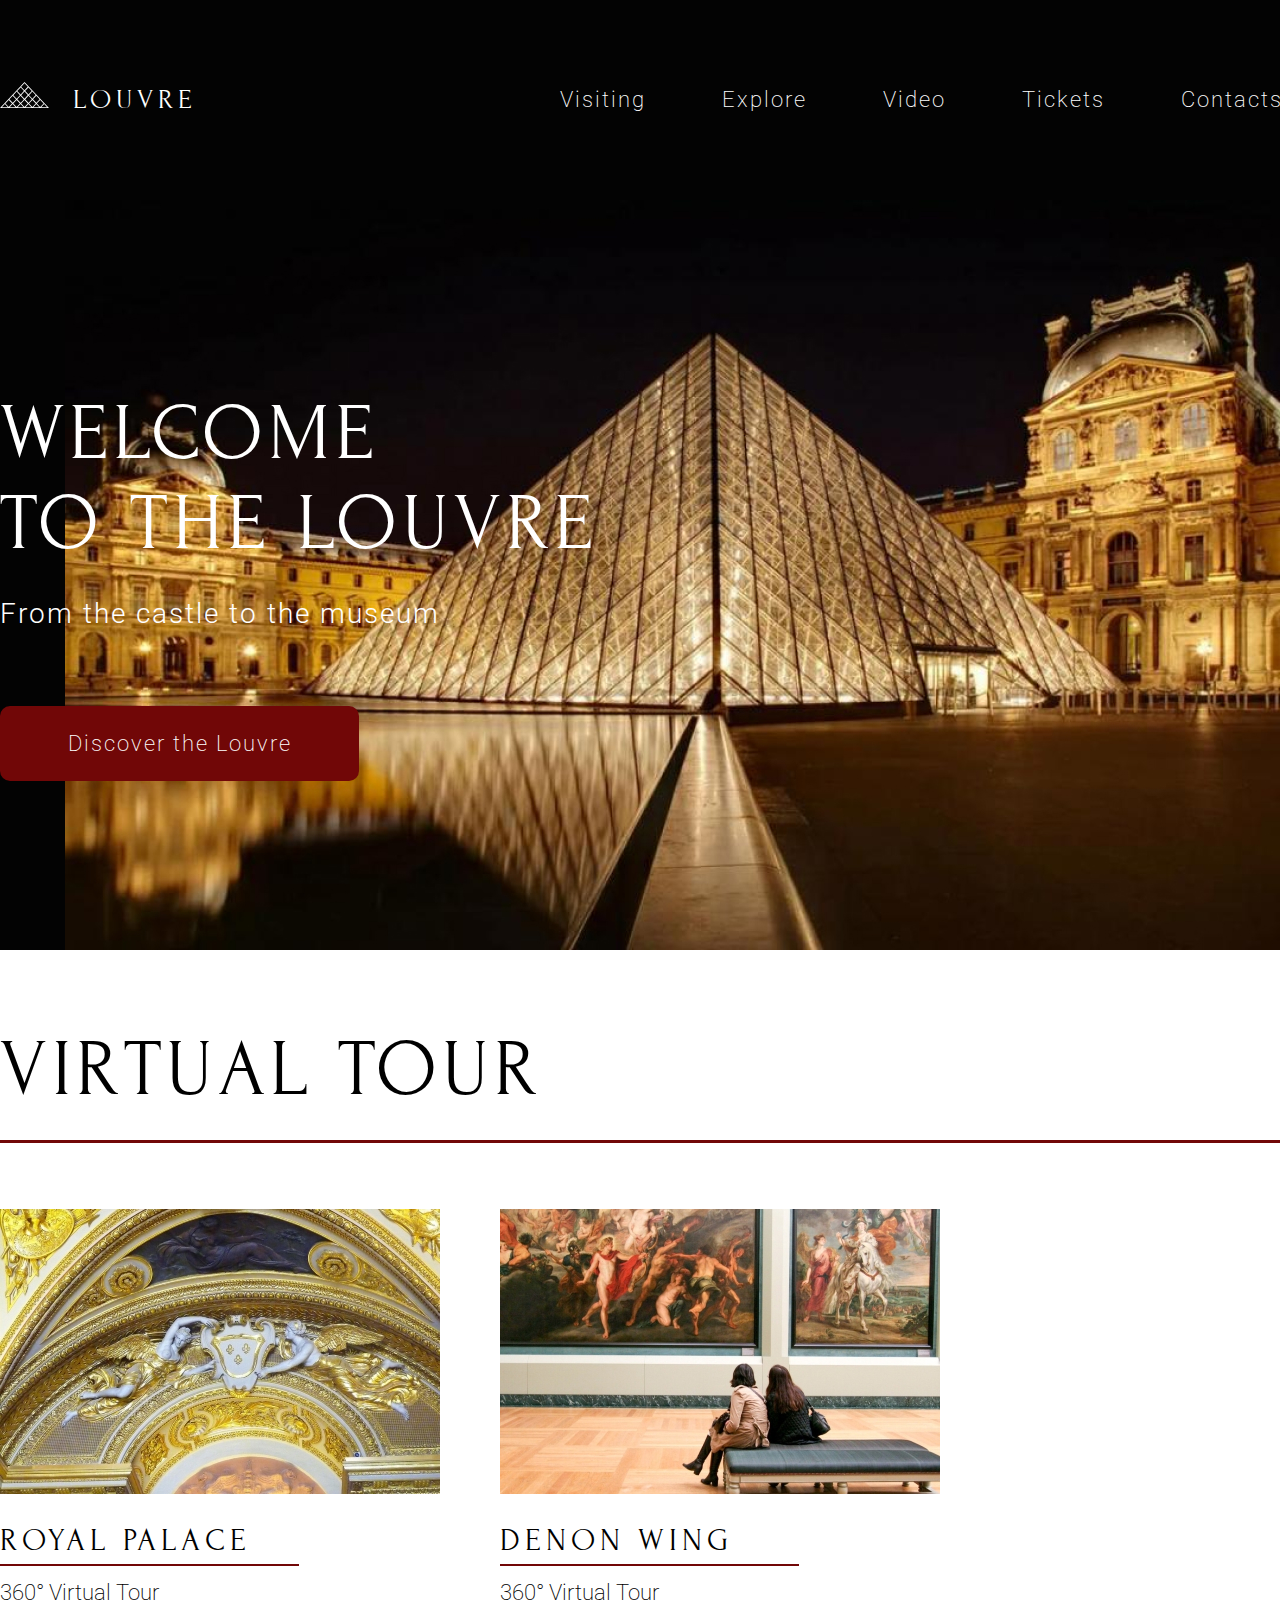
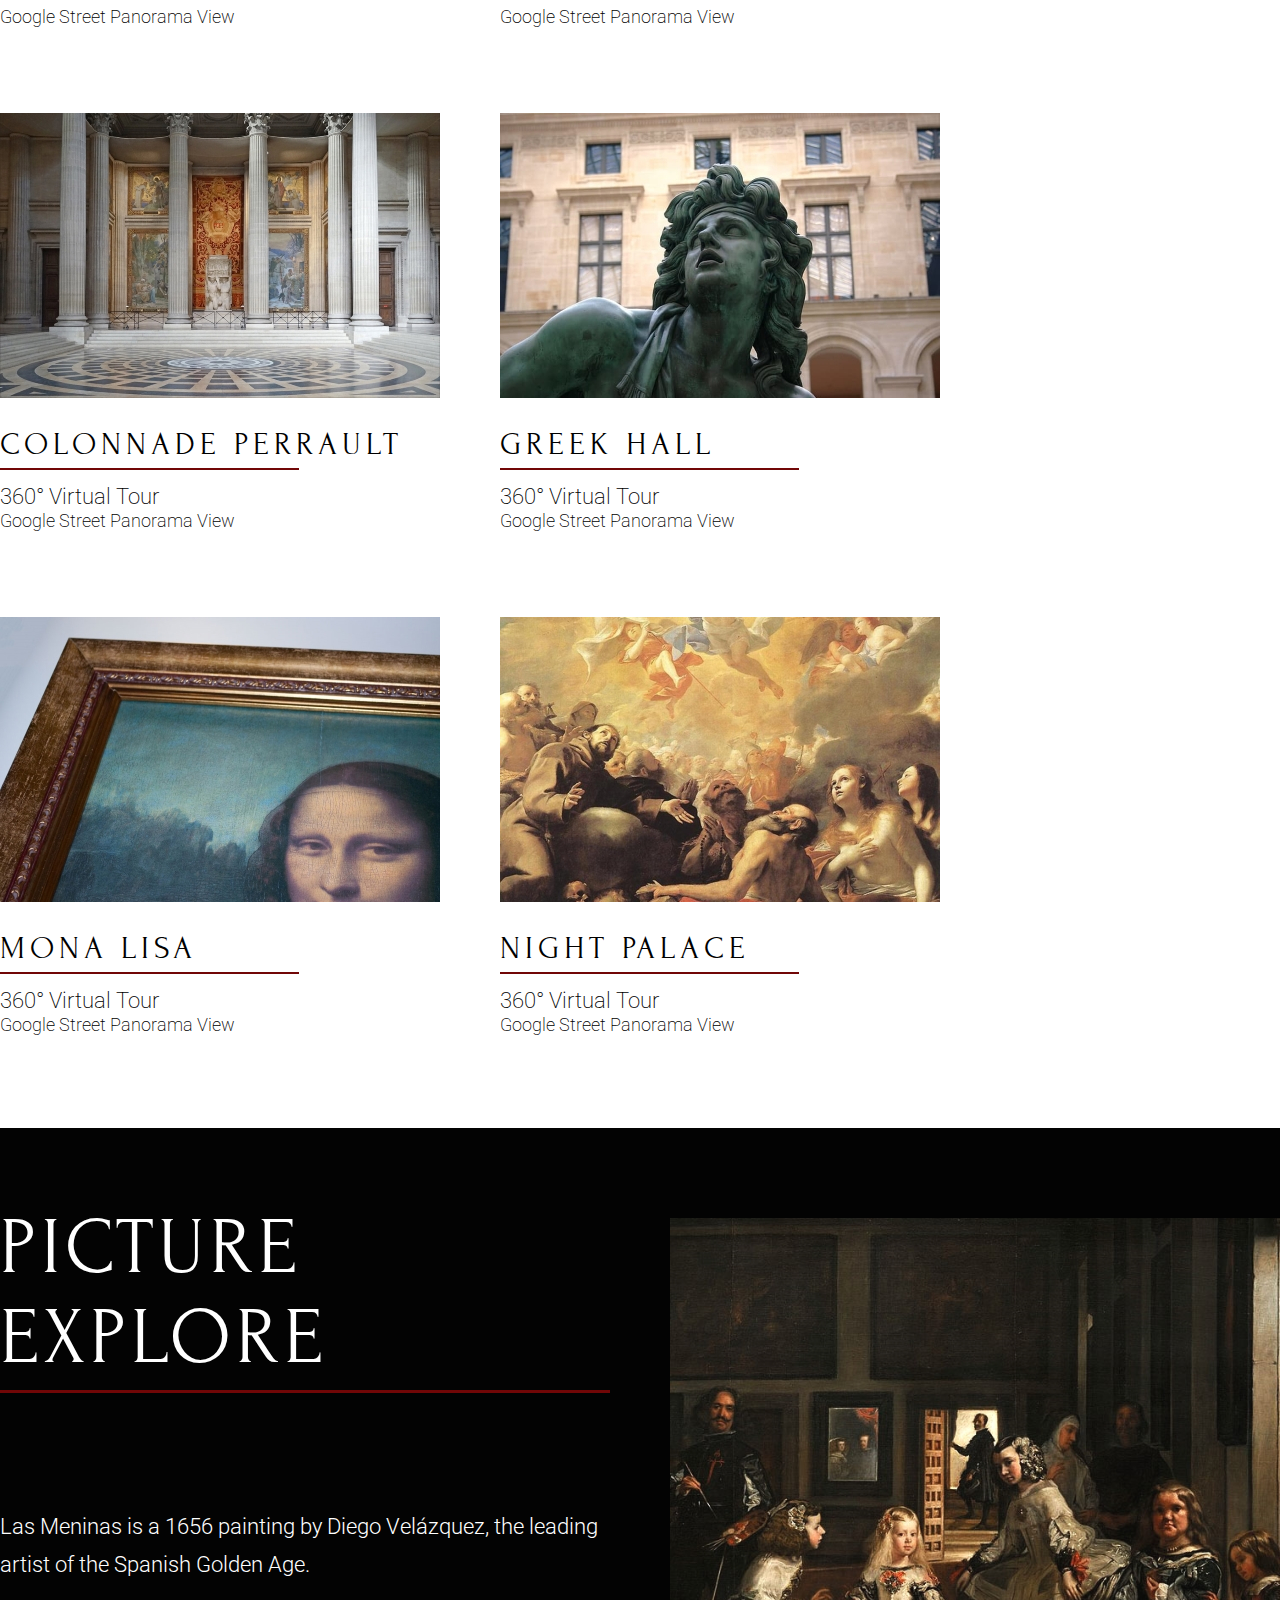
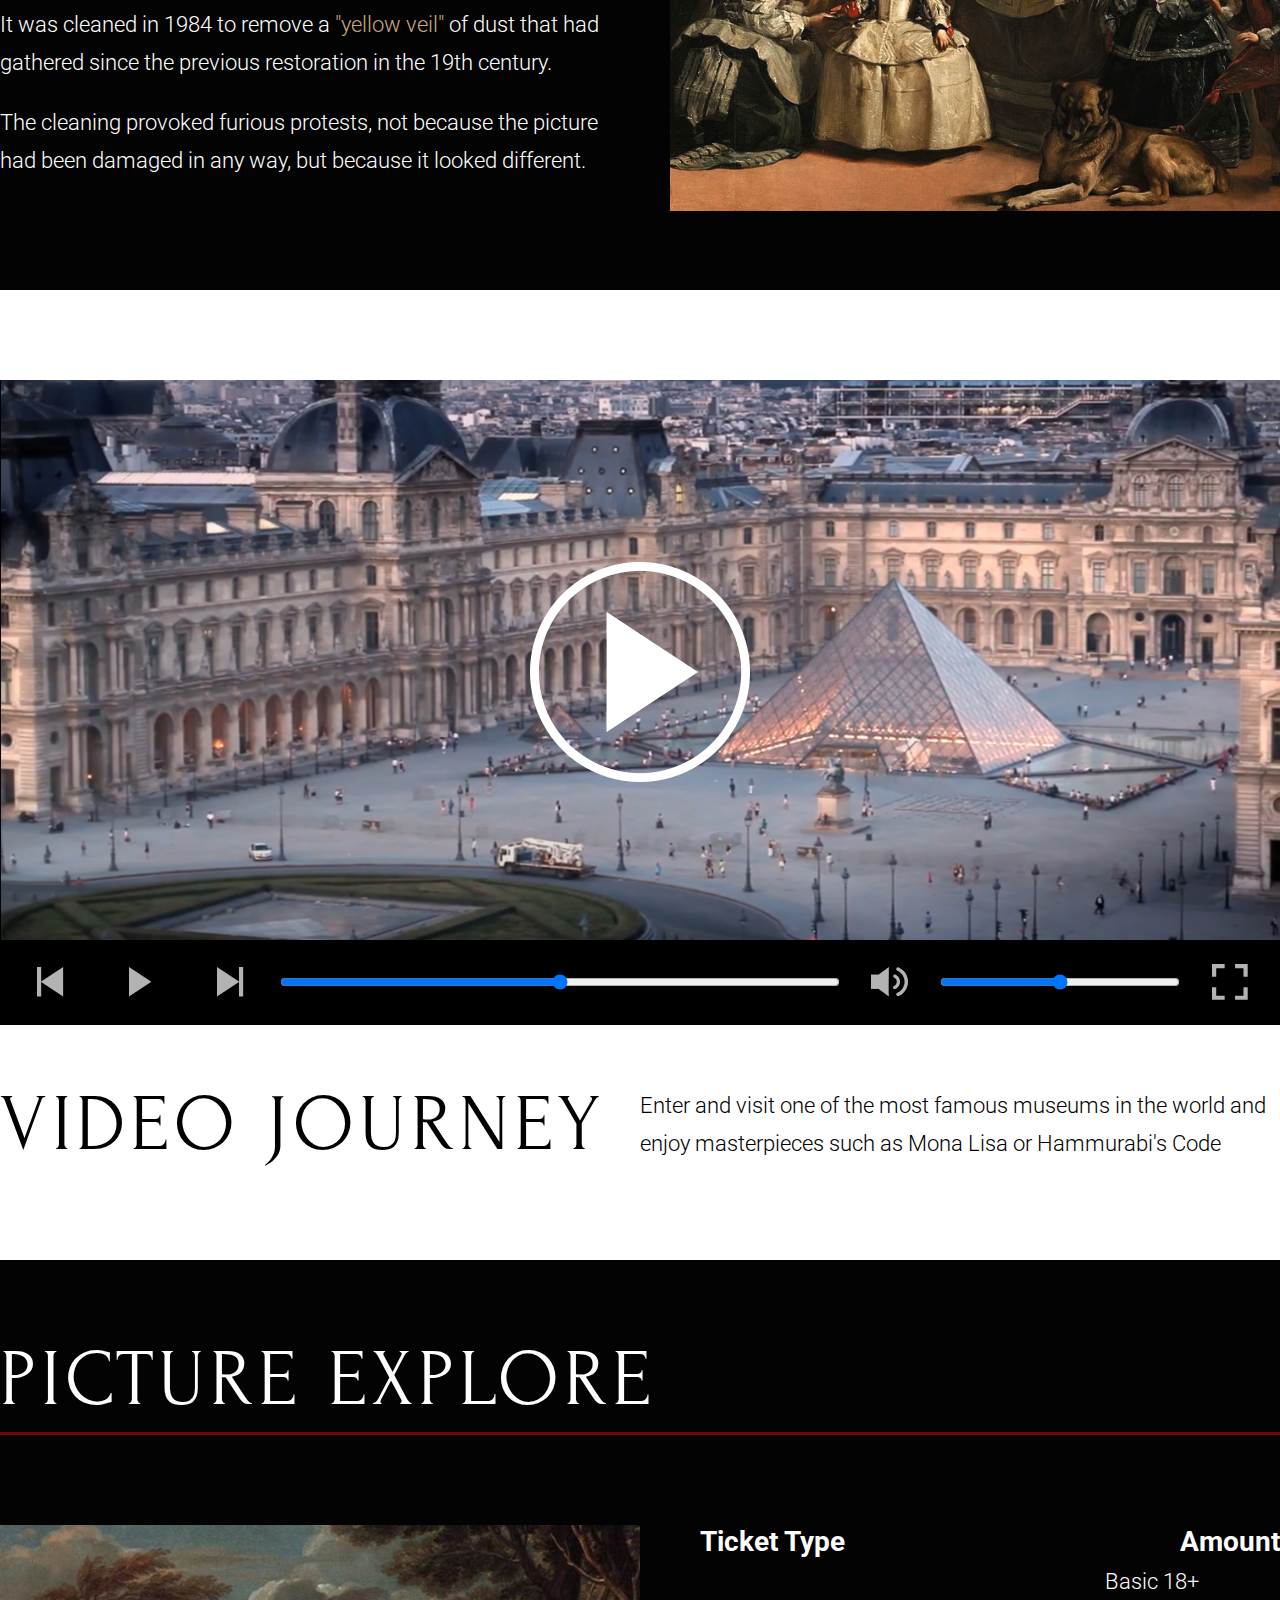
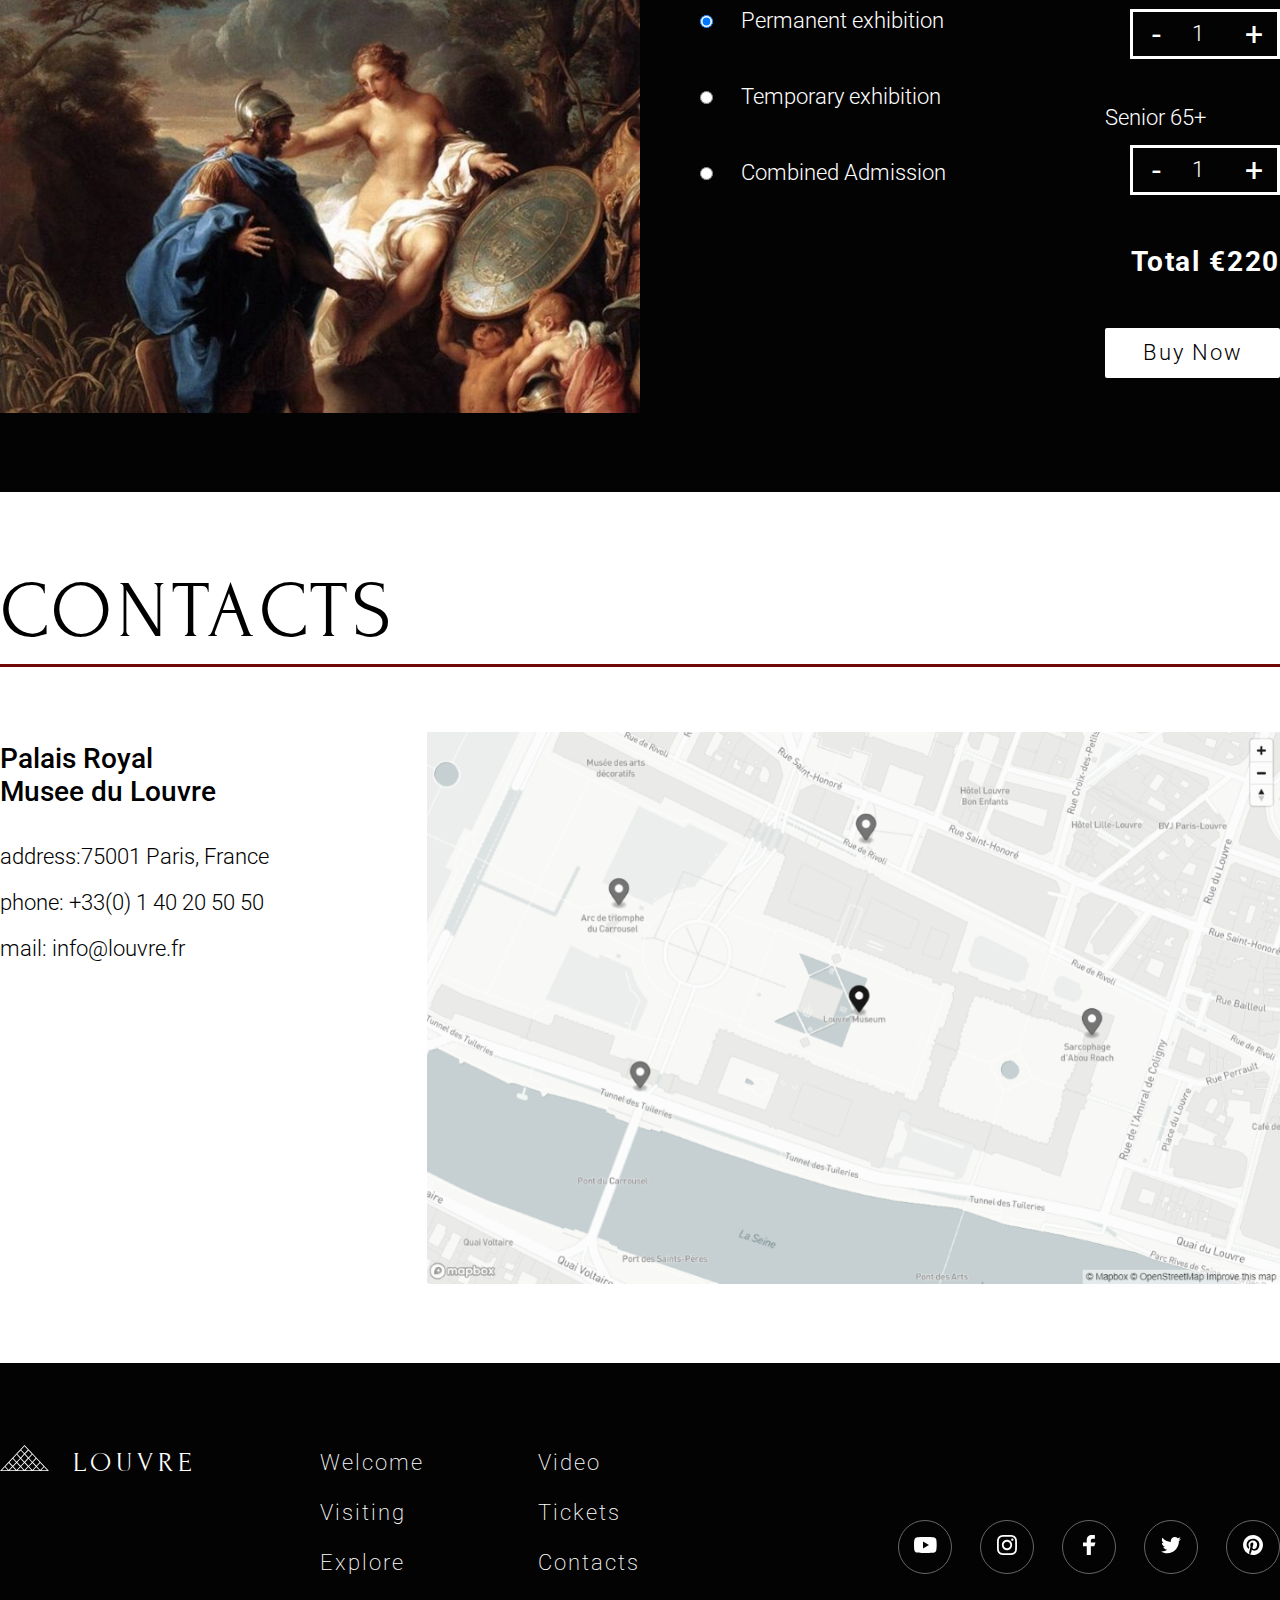
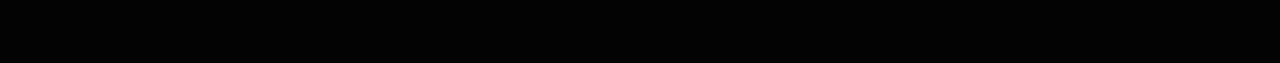
<file: museum/index.html>
<!DOCTYPE html>
<html lang="en">
  <head>
    <meta charset="UTF-8" />
    <meta http-equiv="X-UA-Compatible" content="IE=edge" />
    <meta name="viewport" content="width=device-width, initial-scale=1.0" />
    <title>Museum</title>
    <link rel="preconnect" href="https://fonts.googleapis.com" />
    <link rel="preconnect" href="https://fonts.gstatic.com" crossorigin />
    <link
      href="https://fonts.googleapis.com/css2?family=Forum&family=Roboto:wght@100;300;400;500;700&display=swap"
      rel="stylesheet"
    />
    <link rel="icon" href="assets/favicon.ico" />
    <link rel="stylesheet" href="scss/normalize.css" />
    <link rel="stylesheet" href="scss/style.css" />
  </head>
  <body class="wrapper">
    <header class="header dark__section">
      <div class="header__container container">
        <div class="logo">
          <a href="#"
            ><img src="./assets/svg/Logo.svg" alt="logo" />
            <h4>Louvre</h4></a
          >
        </div>

        <nav>
          <ul class="link__menu">
            <li class="item">
              <a href="#visiting">Visiting</a>
            </li>
            <li class="item">
              <a href="#explore">Explore</a>
            </li>
            <li class="item">
              <a href="#video">Video</a>
            </li>
            <li class="item">
              <a href="#tickets">Tickets</a>
            </li>
            <li class="item">
              <a href="#contacts">Contacts</a>
            </li>
          </ul>
        </nav>
      </div>
    </header>

    <main class="main">
      <section class="welcome section dark__section">
        <div class="info__welcome container">
          <h1 class="section__title-dark title__welcome">Welcome</h1>
          <h2 class="section__title-dark">to the Louvre</h2>
          <p class="text__welcome">From the castle to the museum</p>
          <div class="button__welcome">
            <a href="#">Discover the Louvre</a>
          </div>
        </div>
      </section>

      <section class="visiting section container" id="visiting">
        <h2 class="section__title underline__section-title">Virtual tour</h2>

        <div class="cart__visiting">
          <a class="cart__link" href="#">
            <img src="./assets/img/Cart1.jpg" alt="cart" />
            <h3 class="underline__title">Royal Palace</h3>
            <p class="text__visiting">360° Virtual Tour</p>
            <p class="small__text-visiting">Google Street Panorama View</p>
          </a>

          <a class="cart__link" href="#">
            <img src="./assets/img/Cart2.jpg" alt="cart" />
            <h3 class="underline__title">Denon Wing</h3>
            <p class="text__visiting">360° Virtual Tour</p>
            <p class="small__text-visiting">Google Street Panorama View</p>
          </a>

          <a class="cart__link" href="#">
            <img src="./assets/img/Cart3.jpg" alt="cart" />
            <h3 class="underline__title">Colonnade Perrault</h3>
            <p class="text__visiting">360° Virtual Tour</p>
            <p class="small__text-visiting">Google Street Panorama View</p>
          </a>

          <a class="cart__link" href="#">
            <img src="./assets/img/Cart4.jpg" alt="cart" />
            <h3 class="underline__title">Greek hall</h3>
            <p class="text__visiting">360° Virtual Tour</p>
            <p class="small__text-visiting">Google Street Panorama View</p>
          </a>

          <a class="cart__link" href="#">
            <img src="./assets/img/Cart5.jpg" alt="cart" />
            <h3 class="underline__title">Mona Lisa</h3>
            <p class="text__visiting">360° Virtual Tour</p>
            <p class="small__text-visiting">Google Street Panorama View</p>
          </a>

          <a class="cart__link" href="#">
            <img src="./assets/img/Cart6.jpg" alt="cart" />
            <h3 class="underline__title">Night Palace</h3>
            <p class="text__visiting">360° Virtual Tour</p>
            <p class="small__text-visiting">Google Street Panorama View</p>
          </a>
        </div>
      </section>

      <section class="explore section dark__section" id="explore">
        <div class="container__explore container">
          <div class="explore__left">
            <h2 class="section__title-dark">Picture explore</h2>
            <p class="text__explore">
              Las Meninas is a 1656 painting by Diego Velázquez, the leading
              artist of the Spanish Golden Age.
            </p>
            <p class="text__explore">
              It was cleaned in 1984 to remove a <span>"yellow veil"</span> of
              dust that had gathered since the previous restoration in the 19th
              century.
            </p>
            <p class="text__explore">
              The cleaning provoked furious protests, not because the picture
              had been damaged in any way, but because it looked different.
            </p>
          </div>

          <div class="explore__right">
            <img src="./assets/img/Explore.jpg" alt="explore" />
          </div>
        </div>
      </section>

      <section class="video video__section container" id="video">
        <img class="poster" src="./assets/img/Poster.jpg" alt="poster" />
        <span class="video-filter">
          <img class="filter-span" src="./assets/img/Play.png" alt="play" />
        </span>

        <div class="video__input">
          <div class="control">
            <img src="./assets/svg/Left.svg" alt="left" />
          </div>
          <div class="control">
            <img src="./assets/svg/Frame.svg" alt="frame" />
          </div>
          <div class="control">
            <img src="./assets/svg/Right.svg" alt="right" />
          </div>
          <div>
            <input
              class="all__video"
              type="range"
              id="volume"
              name="volume"
              min="0"
              max="100"
            />
          </div>
          <div class="control">
            <img src="./assets/svg/Volume.svg" alt="volume" />
          </div>
          <div>
            <input
              class="volume"
              type="range"
              id="volume"
              name="volume"
              min="0"
              max="100"
            />
          </div>
          <div class="control">
            <img src="./assets/svg/Full.svg" alt="full" />
          </div>
        </div>

        <div class="text__video">
          <div class="left__text-video">
            <h2 class="section__title">Video journey</h2>
          </div>

          <div class="right__text-video">
            <p class="text__explore">
              Enter and visit one of the most famous museums in the world and
              enjoy masterpieces such as Mona Lisa or Hammurabi's Code
            </p>
          </div>
        </div>
      </section>

      <section class="tickets section dark__section" id="tickets">
        <div class="container">
          <h2 class="section__title-dark">Picture explore</h2>

          <div class="info__tickets">
            <div class="left__tickets">
              <img src="./assets/img/Tickets.jpg" alt="picture" />
            </div>

            <div class="right__tickets">
              <form class="radio-button">
                <h4 class="title__ticket">Ticket Type</h4>
                <div class="input-radio">
                  <div class="item">
                    <input
                      type="radio"
                      id="choice1"
                      checked
                      name="exhibition"
                      value="permanent"
                    />
                    <label for="choice1">Permanent exhibition</label>
                  </div>

                  <div class="item">
                    <input
                      type="radio"
                      id="choice2"
                      name="exhibition"
                      value="temporary"
                    />
                    <label for="choice2">Temporary exhibition</label>
                  </div>

                  <div class="item">
                    <input
                      type="radio"
                      id="choice3"
                      name="exhibition"
                      value="combined"
                    />
                    <label for="choice3">Combined Admission</label>
                  </div>
                </div>
              </form>

              <form class="number-button">
                <h4 class="title__ticket">Amount</h4>
                <p class="age">Basic 18+</p>
                <div class="number">
                  <button
                    class="number-minus"
                    type="button"
                    onclick="this.nextElementSibling.stepDown(); this.nextElementSibling.onchange();"
                  >
                    -
                  </button>
                  <input type="number" min="0" value="1" readonly />
                  <button
                    class="number-plus"
                    type="button"
                    onclick="this.previousElementSibling.stepUp(); this.previousElementSibling.onchange();"
                  >
                    +
                  </button>
                </div>

                <p class="age">Senior 65+</p>
                <div class="number">
                  <button
                    class="number-minus"
                    type="button"
                    onclick="this.nextElementSibling.stepDown(); this.nextElementSibling.onchange();"
                  >
                    -
                  </button>
                  <input type="number" min="0" value="1" readonly />
                  <button
                    class="number-plus"
                    type="button"
                    onclick="this.previousElementSibling.stepUp(); this.previousElementSibling.onchange();"
                  >
                    +
                  </button>
                </div>

                <h4 class="title__ticket spacing">Total €220</h4>

                <div class="button-tickets">
                  <a href="#">Buy Now</a>
                </div>
              </form>
            </div>
          </div>
        </div>
      </section>

      <section class="contacts section container" id="contacts">
        <h2 class="section__title">Contacts</h2>
        <div class="contacts-content">
          <div class="left-content">
            <h4 class="title-contacts">Palais Royal</h4>
            <h4 class="title-contacts">Musee du Louvre</h4>
            <nav>
              <ul class="contact">
                <li>address:75001 Paris, France</li>
                <li>
                  <p>phone:</p>
                  <a href="tel:330140205050s">+33(0) 1 40 20 50 50</a>
                </li>
                <li>
                  <p>mail:</p>
                  <a href="mailto:info@louvre.fr">info@louvre.fr</a>
                </li>
              </ul>
            </nav>
          </div>
          <div class="right-content">
            <img src="./assets/img/Map.png" alt="map" />
          </div>
        </div>
      </section>
    </main>

    <footer class="footer dark__section">
      <div class="container">
        <div class="links-footer">
          <div class="footer-logo">
            <div class="logo">
              <a href="#"
                ><img src="./assets/svg/Logo.svg" alt="logo" />
                <h4>Louvre</h4></a
              >
            </div>
          </div>
          <div class="footer-menu">
            <nav>
              <ul class="list-footer">
                <li class="item"><a href="#welcome">Welcome</a></li>
                <li class="item"><a href="#video">Video</a></li>
                <li class="item"><a href="#visiting">Visiting</a></li>
                <li class="item"><a href="#tickets">Tickets</a></li>
                <li class="item"><a href="#explore">Explore</a></li>
                <li class="item"><a href="#contacts">Contacts</a></li>
              </ul>
            </nav>
          </div>
        </div>

        <div class="social-links">
          <a class="icon" href="#"
            ><img src="./assets/svg/Youtube.svg" alt="Youtube"
          /></a>
          <a class="icon" href="#"
            ><img src="./assets/svg/Instagram.svg" alt="Instagram"
          /></a>
          <a class="icon" href="#"
            ><img src="./assets/svg/Facebook.svg" alt="Facebook" />
            <span class="footer-filter"></span
          ></a>
          <a class="icon" href="#"
            ><img src="./assets/svg/Twitter.svg" alt="Twitter"
          /></a>
          <a class="icon" href="#"
            ><img src="./assets/svg/Pinterest.svg" alt=""
          /></a>
        </div>
      </div>
    </footer>
  </body>
</html>
</file>
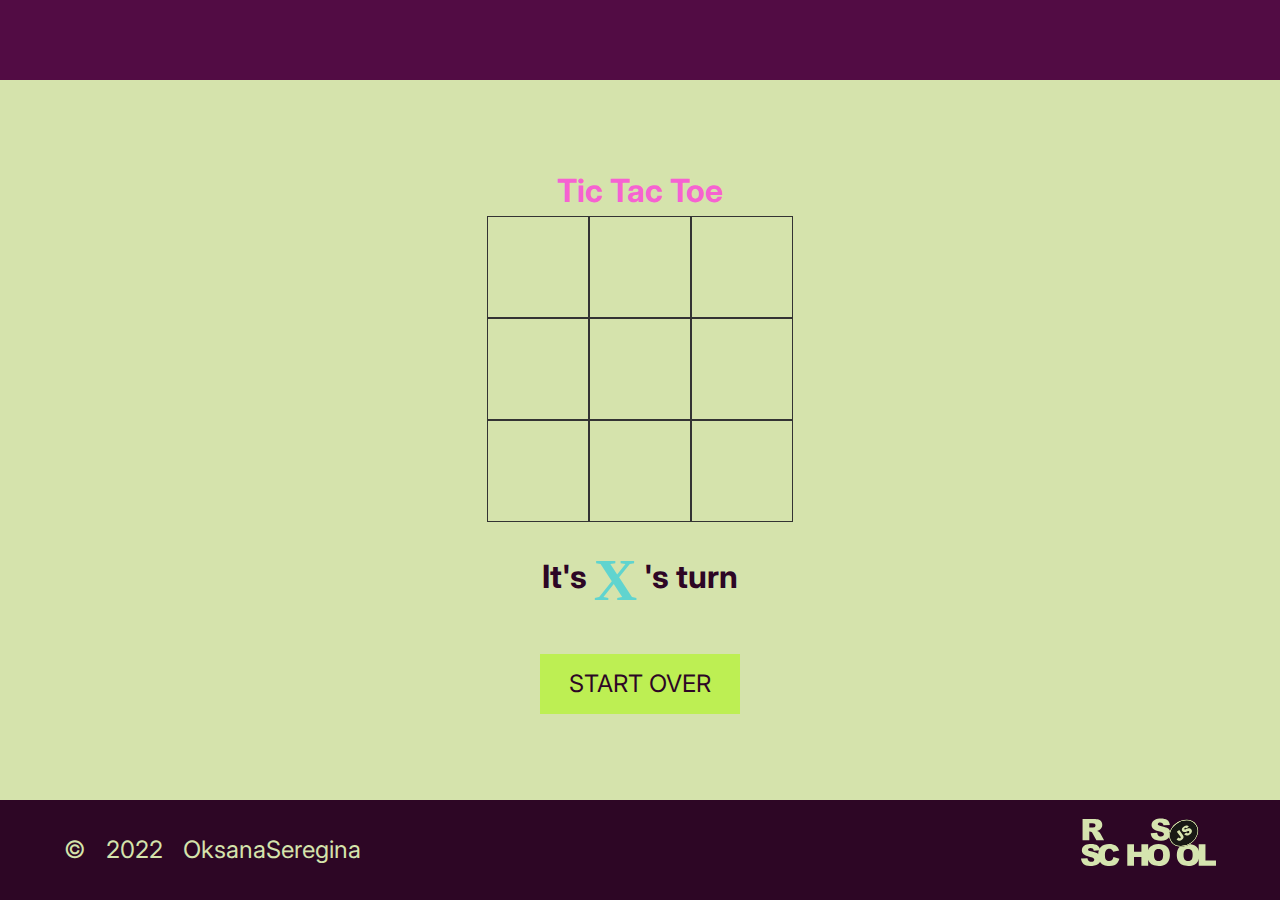
<file: tic-tac-toe/index.html>
<!DOCTYPE html>
<html lang="en">
  <head>
    <meta charset="UTF-8" />
    <meta http-equiv="X-UA-Compatible" content="IE=edge" />
    <meta name="viewport" content="width=device-width, initial-scale=1.0" />
    <title>Tic Tac Toe</title>
    <link
      href="https://fonts.googleapis.com/css2?family=Inter:wght@400;700&display=swap"
      rel="stylesheet"
    />
    <link rel="stylesheet" href="./style.css" />
  </head>
  <body class="wrapper">
    <header></header>
    <main class="container">
      <section class="center">
        <h1 class="title">Tic Tac Toe</h1>
        <div class="container-game">
          <div data-index="0" class="item"></div>
          <div data-index="1" class="item"></div>
          <div data-index="2" class="item"></div>
          <div data-index="3" class="item"></div>
          <div data-index="4" class="item"></div>
          <div data-index="5" class="item"></div>
          <div data-index="6" class="item"></div>
          <div data-index="7" class="item"></div>
          <div data-index="8" class="item"></div>
        </div>
        <h2 class="result-game"></h2>
        <button class="start-game">start over</button>
      </section>
    </main>
    <footer>
      <div class="content-footer center">
        <ul class="link-github">
          <li class="item-link-github">&copy;</li>
          <li class="item-link-github">2022</li>
          <a
            class="link-github-footer"
            href="https://github.com/OksanaSeregina"
            target="_blank"
            ><li class="item-link-github">OksanaSeregina</li></a
          >
        </ul>
        <a
          class="center-content-footer"
          href="https://rs.school/js-stage0/"
          target="_blank"
          ><img src="./assets/svg/rs_school_js.svg" alt="logo"
        /></a>
      </div>
    </footer>
    <script src="./index.js"></script>
  </body>
</html>
</file>
<file: museum/scss/style.css>
html {
  scroll-behavior: smooth;
}

body {
  font-family: "Roboto", sans-serif;
  font-style: normal;
}

.wrapper {
  max-width: 1920px;
  width: 100%;
  margin: 0 auto;
}

.container {
  max-width: 1440px;
  width: 100%;
  margin: 0 auto;
}

header,
.section,
footer {
  padding: 75px 0;
}

.dark__section {
  background: #030303;
}

.video__section {
  padding: 90px 0 75px 0;
}

:root {
  --bg-dark: #151719;
  --dark-red: #710707;
  --font-gold: #9d8665;
  --font80: 80px;
  --font32: 32px;
  --font28: 28px;
  --font22: 22px;
  --font18: 18px;
}

.section__title-dark {
  font-family: "Forum", cursive;
  font-style: normal;
  font-weight: normal;
  font-size: var(--font80);
  line-height: 90px;
  letter-spacing: 5px;
  text-transform: uppercase;
  color: #ffffff;
  margin: 0;
}

.section__title {
  font-family: "Forum", cursive;
  font-style: normal;
  font-weight: normal;
  font-size: var(--font80);
  line-height: 90px;
  letter-spacing: 5px;
  text-transform: uppercase;
  color: #000000;
}

section:hover .section__title,
section:hover .section__title-dark {
  color: var(--font-gold);
}

.text__explore {
  font-weight: 300;
  font-size: var(--font22);
  line-height: 38px;
}

.logo a {
  text-decoration: none;
}

.logo a h4 {
  display: inline-block;
  font-family: "Forum", cursive;
  font-style: normal;
  font-weight: normal;
  font-size: var(--font28);
  line-height: 50px;
  letter-spacing: 5px;
  text-transform: uppercase;
  color: #ffffff;
  margin: 0;
  margin-left: 20px;
}

.title__ticket {
  font-weight: bold;
  font-size: var(--font28);
  line-height: 33px;
  color: #ffffff;
  margin: 0;
}

.header__container {
  display: -webkit-box;
  display: -ms-flexbox;
  display: flex;
  -webkit-box-pack: justify;
      -ms-flex-pack: justify;
          justify-content: space-between;
  -webkit-box-align: end;
      -ms-flex-align: end;
          align-items: flex-end;
}

.header__container .link__menu {
  display: -webkit-box;
  display: -ms-flexbox;
  display: flex;
  -webkit-box-pack: justify;
      -ms-flex-pack: justify;
          justify-content: space-between;
  -webkit-box-align: center;
      -ms-flex-align: center;
          align-items: center;
  max-width: 720px;
  padding: 0;
  margin: 0;
}

.header__container .link__menu .item {
  list-style: none;
  padding-left: 76px;
}

.header__container .link__menu .item a {
  font-weight: 200;
  font-size: var(--font22);
  line-height: 50px;
  letter-spacing: 2px;
  color: #ffffff;
  text-decoration: none;
}

.header__container .link__menu .item:first-child {
  padding-left: 0;
}

.header__container .link__menu .item:hover a,
.header__container .link__menu .item:active a {
  color: var(--font-gold);
}

.welcome {
  height: 100%;
  background-image: url(../assets/img/background.jpg);
  background-repeat: no-repeat;
  background-position: right bottom;
  padding-bottom: 169px;
}

.welcome .title__welcome {
  margin-top: 114px;
}

.welcome .text__welcome {
  font-weight: 300;
  font-size: var(--font28);
  line-height: 33px;
  letter-spacing: 2px;
  color: #ffffff;
}

.welcome .button__welcome {
  display: inline-block;
}

.welcome .button__welcome a {
  text-decoration: none;
  font-weight: 200;
  font-size: var(--font22);
  line-height: 26px;
  display: -webkit-box;
  display: -ms-flexbox;
  display: flex;
  -webkit-box-align: center;
      -ms-flex-align: center;
          align-items: center;
  text-align: center;
  letter-spacing: 2px;
  color: #ffffff;
  background: var(--dark-red);
  border-radius: 10px;
  padding: 24.5px 67.7px;
  display: inline-block;
  margin-top: 48px;
  -webkit-transition: 0.5s;
  transition: 0.5s;
}

.welcome .button__welcome:hover a {
  background: var(--font-gold);
}

.visiting .underline__section-title {
  padding-bottom: 25px;
  border-bottom: solid 3px var(--dark-red);
  margin-top: 0;
}

.visiting .cart__visiting {
  max-width: 1440px;
  display: -webkit-box;
  display: -ms-flexbox;
  display: flex;
  -ms-flex-wrap: wrap;
      flex-wrap: wrap;
  -webkit-column-gap: 60px;
          column-gap: 60px;
  row-gap: 68px;
}

.visiting .cart__visiting .cart__link {
  display: block;
  text-decoration: none;
  -webkit-transition: all 1s ease-in-out;
  transition: all 1s ease-in-out;
}

.visiting .cart__visiting .cart__link img {
  width: 440px;
  height: 285px;
}

.visiting .cart__visiting .cart__link .underline__title {
  font-family: "Forum", cursive;
  font-style: normal;
  font-weight: normal;
  font-size: var(--font32);
  line-height: 35px;
  letter-spacing: 5px;
  text-transform: uppercase;
  color: #000000;
  margin: 0;
  margin-top: 25px;
  position: relative;
}

.visiting .cart__visiting .cart__link .underline__title::after {
  content: "";
  position: absolute;
  bottom: -8px;
  left: 0;
  right: 32%;
  height: 2px;
  background-color: var(--dark-red);
}

.visiting .cart__visiting .cart__link .text__visiting {
  font-weight: 200;
  font-size: var(--font22);
  line-height: 26px;
  color: #000000;
  margin-bottom: 0;
}

.visiting .cart__visiting .cart__link .small__text-visiting {
  font-weight: 200;
  font-size: var(--font18);
  line-height: 21px;
  color: #000000;
  margin-top: 0;
}

.visiting .cart__visiting .cart__link:hover .underline__title::after {
  right: 0;
}

.explore .container__explore {
  display: -webkit-box;
  display: -ms-flexbox;
  display: flex;
}

.explore .container__explore .explore__left {
  width: 50%;
  padding-right: 60px;
}

.explore .container__explore .explore__left .section__title-dark {
  position: relative;
  margin-bottom: 125px;
}

.explore .container__explore .explore__left .section__title-dark::after {
  content: "";
  position: absolute;
  bottom: -10px;
  left: 0;
  right: 0;
  height: 3px;
  background-color: var(--dark-red);
}

.explore .container__explore .explore__left .text__explore {
  color: #ffffff;
}

.explore .container__explore .explore__left .text__explore span {
  color: #caaa7d;
}

.explore .container__explore .explore__right {
  width: 50%;
  padding-top: 15px;
}

.explore .container__explore .explore__right img {
  width: 100%;
  max-width: 100%;
  -o-object-fit: cover;
     object-fit: cover;
}

.video {
  font-size: 0;
  position: relative;
}

.video .poster {
  width: 100%;
  max-width: 100%;
}

.video .video-filter {
  position: absolute;
  top: 28%;
  left: 0;
  text-align: center;
  width: 100%;
}

.video .video__input {
  display: -ms-grid;
  display: grid;
  -ms-grid-columns: (1fr)[3] 7fr 1fr 3fr 1fr;
      grid-template-columns: repeat(3, 1fr) 7fr 1fr 3fr 1fr;
  gap: 10px;
  -ms-grid-rows: 85px;
      grid-template-rows: 85px;
  padding: 0 10px;
  background-color: #000000;
  -webkit-box-align: center;
      -ms-flex-align: center;
          align-items: center;
}

.video .video__input .all__video,
.video .video__input .volume {
  width: 100%;
}

.video .video__input .control {
  -ms-grid-column-align: center;
      justify-self: center;
}

.video .text__video {
  display: -webkit-box;
  display: -ms-flexbox;
  display: flex;
  -webkit-box-align: center;
      -ms-flex-align: center;
          align-items: center;
  margin-top: 40px;
}

.video .text__video .left__text-video {
  width: 50%;
}

.video .text__video .left__text-video .section__title {
  margin: 0;
}

.video .text__video .right__text-video {
  width: 50%;
}

.video .text__video .right__text-video .text__explore {
  color: #000000;
}

.tickets .section__title-dark {
  position: relative;
  margin-bottom: 100px;
}

.tickets .section__title-dark::after {
  content: "";
  position: absolute;
  bottom: -10px;
  left: 0;
  right: 0;
  height: 3px;
  background-color: var(--dark-red);
}

.tickets .info__tickets {
  display: -webkit-box;
  display: -ms-flexbox;
  display: flex;
}

.tickets .info__tickets .left__tickets {
  width: 50%;
}

.tickets .info__tickets .left__tickets img {
  width: 100%;
  max-width: 100%;
}

.tickets .info__tickets .right__tickets {
  width: 50%;
  display: -webkit-box;
  display: -ms-flexbox;
  display: flex;
  -webkit-box-pack: justify;
      -ms-flex-pack: justify;
          justify-content: space-between;
}

.tickets .info__tickets .right__tickets .radio-button {
  display: inline-block;
  margin-left: 60px;
}

.tickets .info__tickets .right__tickets .radio-button .input-radio {
  font-weight: 300;
  font-size: var(--font22);
  line-height: 26px;
  color: #ffffff;
}

.tickets .info__tickets .right__tickets .radio-button .input-radio .item {
  margin-top: 50px;
}

.tickets .info__tickets .right__tickets .radio-button .input-radio .item label {
  margin-left: 23px;
}

.tickets .info__tickets .right__tickets .number-button {
  text-align: end;
}

.tickets .info__tickets .right__tickets .number-button .age {
  font-weight: 300;
  font-size: var(--font22);
  line-height: 26px;
  color: #ffffff;
  text-align: start;
  margin-top: 11px;
  margin-bottom: 14px;
}

.tickets .info__tickets .right__tickets .number-button .number {
  display: inline-block;
  position: relative;
  width: 150px;
}

.tickets .info__tickets .right__tickets .number-button .number input[type="number"] {
  height: 50px;
  line-height: 32px;
  width: inherit;
  padding: 0;
  margin: 0;
  -webkit-box-sizing: border-box;
          box-sizing: border-box;
  text-align: center;
  -webkit-appearance: textfield;
     -moz-appearance: textfield;
          appearance: textfield;
  background-color: transparent;
  border: 3px solid #ffffff;
  font-family: "Roboto", sans-serif;
  font-style: normal;
  font-size: var(--font22);
  line-height: 26px;
  font-weight: 300;
  color: #ffffff;
  margin-bottom: 35px;
}

.tickets .info__tickets .right__tickets .number-button .number .number-minus {
  position: absolute;
  top: 1px;
  left: 1px;
  width: 50px;
  height: 50px;
  text-align: center;
  border: none;
  font-family: "Roboto", sans-serif;
  font-style: normal;
  font-size: var(--font32);
  line-height: 37px;
  font-weight: normal;
  color: #ffffff;
  background-color: transparent;
}

.tickets .info__tickets .right__tickets .number-button .number .number-plus {
  position: absolute;
  top: 1px;
  right: 1px;
  width: 50px;
  height: 50px;
  text-align: center;
  border: none;
  font-family: "Roboto", sans-serif;
  font-style: normal;
  font-size: var(--font32);
  line-height: 37px;
  font-weight: normal;
  color: #ffffff;
  background-color: transparent;
}

.tickets .info__tickets .right__tickets .number-button .spacing {
  letter-spacing: 1.65px;
  margin-top: 15px;
}

.tickets .info__tickets .right__tickets .number-button .button-tickets {
  display: inline-block;
}

.tickets .info__tickets .right__tickets .number-button .button-tickets a {
  text-decoration: none;
  font-weight: 300;
  font-size: var(--font22);
  line-height: 26px;
  display: -webkit-box;
  display: -ms-flexbox;
  display: flex;
  -webkit-box-align: center;
      -ms-flex-align: center;
          align-items: center;
  text-align: center;
  letter-spacing: 2px;
  color: #000000;
  background: #ffffff;
  border-radius: 2px;
  padding: 12px 37.5px;
  display: inline-block;
  margin-top: 50px;
  -webkit-transition: 0.5s;
  transition: 0.5s;
}

.tickets .info__tickets .right__tickets .number-button .button-tickets:hover a {
  background: var(--font-gold);
}

.contacts .section__title {
  position: relative;
  margin-bottom: 75px;
  margin-top: 0;
}

.contacts .section__title::after {
  content: "";
  position: absolute;
  bottom: -10px;
  left: 0;
  right: 0;
  height: 3px;
  background-color: var(--dark-red);
}

.contacts .contacts-content {
  display: -ms-grid;
  display: grid;
  -ms-grid-columns: 1fr 2fr;
      grid-template-columns: 1fr 2fr;
}

.contacts .contacts-content .left-content .title-contacts {
  margin: 0;
  font-weight: 500;
  font-size: var(--font28);
  line-height: 33px;
}

.contacts .contacts-content .left-content .title-contacts:first-child {
  margin-top: 10px;
}

.contacts .contacts-content .left-content nav .contact {
  list-style: none;
  padding: 0;
  margin-top: 36px;
}

.contacts .contacts-content .left-content nav .contact li,
.contacts .contacts-content .left-content nav .contact a {
  font-weight: 300;
  font-size: var(--font22);
  line-height: 26px;
  margin-bottom: 20px;
}

.contacts .contacts-content .left-content nav .contact li p,
.contacts .contacts-content .left-content nav .contact a p {
  display: inline-block;
  margin: 0;
}

.contacts .contacts-content .left-content nav .contact li a,
.contacts .contacts-content .left-content nav .contact a a {
  text-decoration: none;
  color: #000000;
}

.contacts .contacts-content .right-content img {
  width: 100%;
  max-width: 100%;
}

.footer .container {
  display: -ms-grid;
  display: grid;
  -ms-grid-columns: 1fr 1fr;
      grid-template-columns: 1fr 1fr;
}

.footer .container .links-footer {
  display: -ms-grid;
  display: grid;
  -ms-grid-columns: 1fr 1fr;
      grid-template-columns: 1fr 1fr;
}

.footer .container .links-footer .list-footer {
  display: -ms-grid;
  display: grid;
  -ms-grid-columns: 1fr 1fr;
      grid-template-columns: 1fr 1fr;
  -ms-grid-rows: (50px)[3];
      grid-template-rows: repeat(3, 50px);
  list-style: none;
  margin: 0;
  padding: 0;
}

.footer .container .links-footer .list-footer .item a {
  text-decoration: none;
  font-weight: 200;
  font-size: var(--font22);
  line-height: 50px;
  letter-spacing: 2px;
  color: #ffffff;
}

.footer .container .links-footer .list-footer .item:nth-child(even) {
  padding-left: 70px;
}

.footer .container .links-footer .list-footer .item:hover a,
.footer .container .links-footer .list-footer .item:active a {
  color: var(--font-gold);
}

.footer .container .social-links {
  justify-self: flex-end;
  -ms-flex-item-align: end;
      -ms-grid-row-align: end;
      align-self: end;
}

.footer .container .social-links .icon {
  border: 1px solid #666666;
  border-radius: 50px;
  padding: 12px 14px;
  margin-left: 24px;
  margin-bottom: 14px;
  display: inline-block;
}

.footer .container .social-links .icon img {
  width: 100%;
  max-width: 100%;
}

.footer .container .social-links .icon:hover {
  border: 1px solid var(--font-gold);
}
/*# sourceMappingURL=style.css.map */
</file>
<file: tic-tac-toe/style.css>
html {
  scroll-behavior: smooth;
}
h2,
h1 {
  margin: 0;
}
h2 {
  font-size: 2rem;
}
body {
  height: calc(100vh - 180px);
  font-family: "Inter", sans-serif;
  font-style: normal;
  line-height: 50px;
  color: #2d0625;
  font-size: 2rem;
  margin: 0;
}
.wrapper {
  background-color: #d5e3ac;
}
.container {
  max-width: 1920px;
  width: 100%;
  margin: 0 auto;
}
.center {
  max-width: 1400px;
  width: 100%;
  margin: 0 auto;
}
.hide {
  display: none;
}
header {
  display: flex;
  align-items: center;
  height: 80px;
  background-color: #520c44;
}
.header {
  display: flex;
  justify-content: space-between;
}
.left-header {
  display: flex;
  width: 20%;
  justify-content: space-between;
  align-items: center;
  cursor: pointer;
}
.right-header {
  display: flex;
  align-items: center;
}
.logo {
  height: 60px;
  width: 60px;
  max-width: 100%;
  object-fit: cover;
  filter: invert(54%) sepia(59%) saturate(1098%) hue-rotate(283deg)
    brightness(98%) contrast(97%);
}
.title {
  font-size: 2rem;
  color: #f662d1;
}
.records {
  font-size: 1rem;
  color: #d5e3ac;
  text-transform: uppercase;
  margin-right: 30px;
  cursor: pointer;
}
.records:hover {
  color: #bdef53;
}
.sound {
  background-image: url(./assets/svg/mute.svg);
  background-repeat: no-repeat;
  background-position: center;
  width: 50px;
  height: 50px;
  filter: invert(93%) sepia(4%) saturate(1934%) hue-rotate(29deg)
    brightness(250%) contrast(93%);
  cursor: pointer;
}
.sound:hover {
  filter: invert(74%) sepia(98%) saturate(302%) hue-rotate(27deg)
    brightness(157%) contrast(88%);
}
.sound-play {
  background-image: url(./assets/svg/volume.svg);
}
main {
  display: flex;
  align-items: center;
  max-height: calc(100vh - 180px);
  height: 100%;
  overflow: auto;
}
section {
  text-align: center;
}
.container-game {
  display: grid;
  grid-template-columns: repeat(3, auto);
  width: 306px;
  margin: 0 auto;
  margin-bottom: 30px;
}
.item {
  font-family: "Permanent Marker", cursive;
  width: 100px;
  height: 100px;
  border: 1px solid #333333;
  cursor: pointer;
  line-height: 100px;
  font-size: 60px;
}
.style-player {
  font-family: "Permanent Marker", cursive;
  font-size: 60px;
  color: #bdef53;
  vertical-align: middle;
}
.color-blue {
  color: #60d4cf;
}
.color-pink {
  color: #f662d1;
}
.style-table {
  font-family: "Inter", sans-serif;
  font-style: normal;
  line-height: 50px;
  color: #2d0625;
  font-size: 2rem;
}
.start-game {
  width: 200px;
  height: 60px;
  margin-top: 50px;
  background-color: #bdef53;
  color: #2d0625;
  font-family: "Inter", sans-serif;
  font-style: normal;
  line-height: 50px;
  font-size: 1.5rem;
  text-transform: uppercase;
  border: none;
  cursor: pointer;
}
.start-game:hover {
  border: solid 1px #333333;
  background-color: rgba(150, 223, 244, 0.5);
}
table {
  table-layout: fixed;
  width: 100%;
  border-collapse: collapse;
  border: solid;
}
thead {
  border: solid;
}
tbody {
  border: solid;
}
th,
td {
  border: solid 2px #2d0625;
}
td {
  text-align: center;
}
caption {
  color: #2d0625;
  font-weight: bold;
}

footer {
  display: flex;
  align-items: center;
  height: 100px;
  background-color: #2d0625;
  font-size: 1.5rem;
  color: #d5e3ac;
}
.content-footer {
  display: flex;
  justify-content: space-between;
}
.link-github {
  display: flex;
  align-self: center;
  list-style: none;
  padding: 0;
  margin: 0;
}
.link-github-footer {
  font-family: "Inter", sans-serif;
  text-decoration: none;
  color: inherit;
}
.item-link-github {
  margin-right: 20px;
}
.link-github-footer:hover .item-link-github {
  color: #bdef53;
}
.center-content-footer img {
  max-height: 50px;
  max-width: 150px;
  width: 100%;
  object-fit: cover;
  filter: invert(93%) sepia(4%) saturate(1934%) hue-rotate(29deg)
    brightness(96%) contrast(93%);
}

.center-content-footer img:hover {
  filter: invert(74%) sepia(98%) saturate(302%) hue-rotate(27deg)
    brightness(107%) contrast(88%);
}

/*Media */
@media screen and (max-width: 1400px) {
  .center {
    width: 90%;
  }
  .left-header {
    width: 30%;
  }
}

@media screen and (max-width: 1024px) {
  .left-header {
    width: 35%;
  }
}

@media screen and (max-width: 768px) {
  body {
    font-size: 1rem;
  }
  .title {
    font-size: 1.4rem;
  }
  .records {
    font-size: 0.8rem;
  }
  .sound {
    width: 36px;
    height: 30px;
  }
  footer {
    font-size: 1rem;
  }
  .style-player {
    font-size: 40px;
  }
}

@media screen and (max-width: 600px) {
  .header {
    align-self: stretch;
  }
  .left-header {
    width: 50%;
  }
  .right-header {
    flex-direction: column-reverse;
    align-items: end;
  }
  .records {
    margin-right: 0;
    line-height: 35px;
  }
  .start-game {
    margin-top: 40px;
  }
}

@media screen and (max-width: 425px) {
  body {
    font-size: 0.9rem;
  }
  h2 {
    font-size: 1.4rem;
  }
  .content-footer {
    flex-wrap: wrap;
    justify-content: center;
  }
  .title {
    font-size: 1.2rem;
  }
  .container-game {
    width: 246px;
  }
  .item {
    width: 80px;
    height: 80px;
    line-height: 80px;
  }
  .start-game {
    font-size: 1rem;
  }
}

@media screen and (max-width: 375px) {
  body {
    font-size: 0.8rem;
  }
  .left-header {
    flex-direction: column;
    justify-content: flex-start;
  }
  .title {
    line-height: 20px;
  }
  .logo {
    height: 50px;
    width: 50px;
  }
}
</file>
